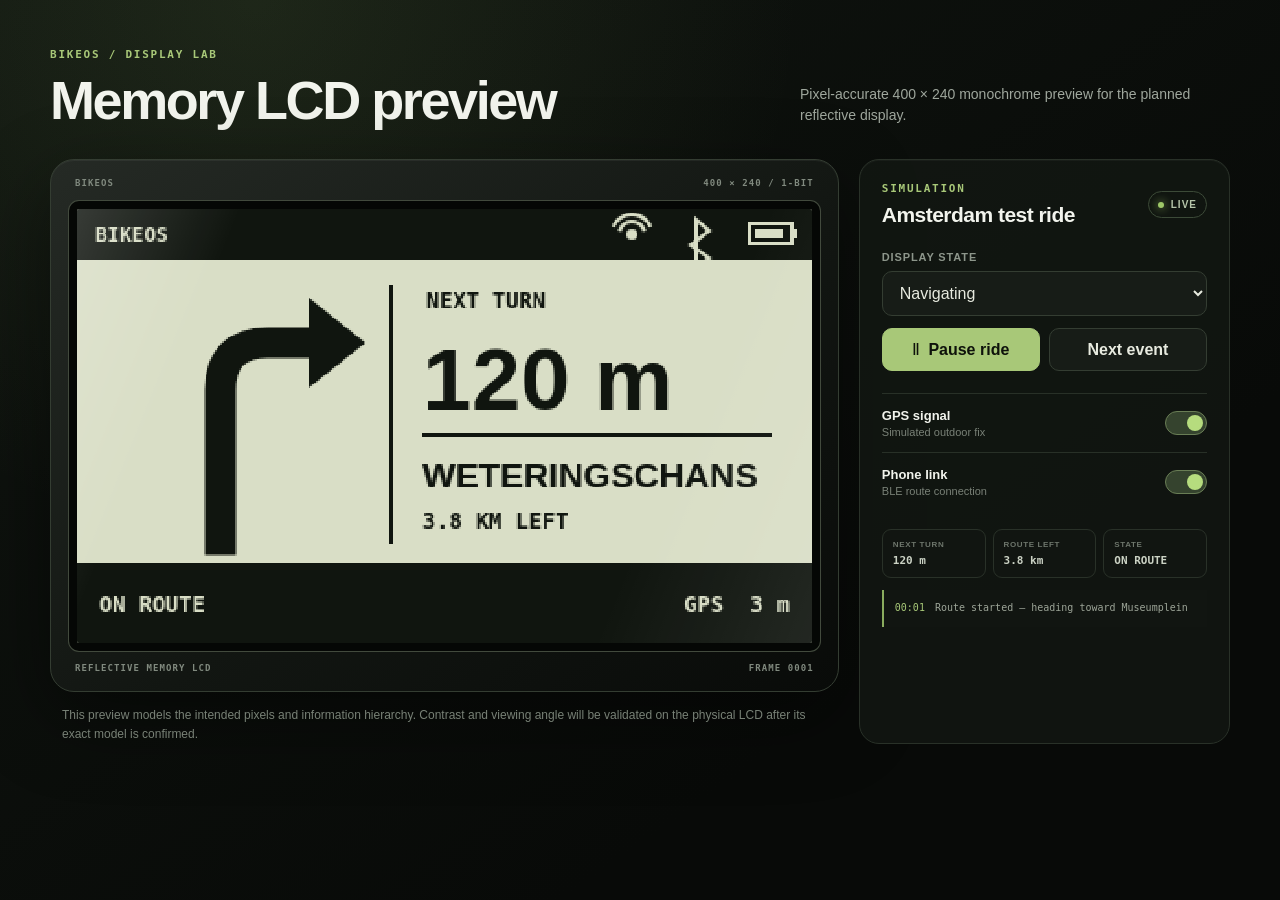
<file: simulator/index.html>
<!doctype html>
<html lang="en">
  <head>
    <meta charset="UTF-8" />
    <meta name="viewport" content="width=device-width, initial-scale=1.0" />
    <meta name="theme-color" content="#101410" />
    <title>BikeOS Display Simulator</title>
    <link rel="stylesheet" href="styles.css" />
  </head>
  <body>
    <main class="app-shell">
      <header class="intro">
        <div>
          <p class="eyebrow">BIKEOS / DISPLAY LAB</p>
          <h1>Memory LCD preview</h1>
        </div>
        <p class="intro-copy">
          Pixel-accurate 400 × 240 monochrome preview for the planned reflective display.
        </p>
      </header>

      <section class="workspace" aria-label="BikeOS display simulator">
        <div class="device-column">
          <div class="device">
            <div class="device-topline">
              <span>BIKEOS</span>
              <span>400 × 240 / 1-BIT</span>
            </div>
            <div class="screen-frame">
              <canvas
                id="screen"
                width="400"
                height="240"
                role="img"
                aria-label="Simulated BikeOS navigation display"
              ></canvas>
              <div class="screen-glare" aria-hidden="true"></div>
            </div>
            <div class="device-footer">
              <span>REFLECTIVE MEMORY LCD</span>
              <span id="frameStatus">FRAME 0000</span>
            </div>
          </div>

          <p class="hardware-note">
            This preview models the intended pixels and information hierarchy. Contrast and
            viewing angle will be validated on the physical LCD after its exact model is confirmed.
          </p>
        </div>

        <aside class="control-panel">
          <div class="panel-heading">
            <div>
              <p class="eyebrow">SIMULATION</p>
              <h2>Amsterdam test ride</h2>
            </div>
            <span class="live-pill"><i></i> LIVE</span>
          </div>

          <label class="field-label" for="stateSelect">Display state</label>
          <select id="stateSelect">
            <option value="startup">Startup</option>
            <option value="waiting-gps">Waiting for GPS</option>
            <option value="waiting-route">Waiting for route</option>
            <option value="navigating" selected>Navigating</option>
            <option value="off-route">Off route</option>
            <option value="rerouting">Rerouting</option>
            <option value="phone-disconnected">Phone disconnected</option>
            <option value="gps-unavailable">GPS unavailable</option>
            <option value="arrived">Destination reached</option>
            <option value="error">Error</option>
          </select>

          <div class="control-grid">
            <button id="playButton" class="primary-button" type="button">
              <span id="playIcon">Ⅱ</span>
              <span id="playLabel">Pause ride</span>
            </button>
            <button id="nextButton" type="button">Next event</button>
          </div>

          <div class="toggle-row">
            <div>
              <strong>GPS signal</strong>
              <span>Simulated outdoor fix</span>
            </div>
            <button id="gpsToggle" class="toggle is-on" type="button" aria-pressed="true">
              <span></span>
            </button>
          </div>

          <div class="toggle-row">
            <div>
              <strong>Phone link</strong>
              <span>BLE route connection</span>
            </div>
            <button id="bleToggle" class="toggle is-on" type="button" aria-pressed="true">
              <span></span>
            </button>
          </div>

          <div class="telemetry">
            <div><span>NEXT TURN</span><strong id="distanceReadout">120 m</strong></div>
            <div><span>ROUTE LEFT</span><strong id="routeReadout">3.8 km</strong></div>
            <div><span>STATE</span><strong id="stateReadout">ON ROUTE</strong></div>
          </div>

          <div class="event-log" aria-live="polite">
            <span class="event-time" id="eventTime">00:00</span>
            <span id="eventText">Route started — heading toward Museumplein</span>
          </div>
        </aside>
      </section>
    </main>

    <script src="app.js"></script>
  </body>
</html>
</file>
<file: simulator/styles.css>
:root {
  color-scheme: dark;
  font-family: Inter, ui-sans-serif, -apple-system, BlinkMacSystemFont, "Segoe UI", sans-serif;
  background: #0b0e0b;
  color: #f2f4ed;
  font-synthesis: none;
}

* {
  box-sizing: border-box;
}

body {
  min-width: 320px;
  min-height: 100vh;
  margin: 0;
  background:
    radial-gradient(circle at 20% 0%, rgba(122, 156, 86, 0.14), transparent 34rem),
    linear-gradient(145deg, #101510 0%, #080a08 72%);
}

button,
select {
  font: inherit;
}

button,
select,
.device {
  border: 1px solid #343d32;
}

.app-shell {
  width: min(1180px, calc(100% - 40px));
  margin: 0 auto;
  padding: 48px 0 56px;
}

.intro {
  display: flex;
  align-items: end;
  justify-content: space-between;
  gap: 32px;
  margin-bottom: 28px;
}

.eyebrow {
  margin: 0 0 8px;
  color: #a8c878;
  font-family: ui-monospace, SFMono-Regular, Menlo, monospace;
  font-size: 11px;
  font-weight: 800;
  letter-spacing: 0.16em;
}

h1,
h2,
p {
  margin-top: 0;
}

h1 {
  margin-bottom: 0;
  font-size: clamp(32px, 5vw, 54px);
  font-weight: 750;
  letter-spacing: -0.045em;
}

h2 {
  margin-bottom: 0;
  font-size: 21px;
  letter-spacing: -0.025em;
}

.intro-copy {
  width: min(430px, 45%);
  margin-bottom: 4px;
  color: #9fa79d;
  font-size: 14px;
  line-height: 1.55;
}

.workspace {
  display: grid;
  grid-template-columns: minmax(0, 1.7fr) minmax(300px, 0.8fr);
  gap: 20px;
}

.device-column,
.control-panel {
  min-width: 0;
}

.device {
  padding: 18px;
  border-radius: 24px;
  background: linear-gradient(145deg, #252a25 0%, #121612 56%, #090b09 100%);
  box-shadow: 0 26px 80px rgba(0, 0, 0, 0.44), inset 0 1px 0 rgba(255, 255, 255, 0.05);
}

.device-topline,
.device-footer {
  display: flex;
  justify-content: space-between;
  color: #818a7f;
  font-family: ui-monospace, SFMono-Regular, Menlo, monospace;
  font-size: 9px;
  font-weight: 700;
  letter-spacing: 0.12em;
}

.device-topline {
  padding: 0 6px 13px;
}

.device-footer {
  padding: 12px 6px 0;
}

.screen-frame {
  position: relative;
  overflow: hidden;
  width: 100%;
  aspect-ratio: 5 / 3;
  border: 8px solid #050705;
  border-radius: 10px;
  background: #dbe0c9;
  box-shadow: inset 0 0 28px rgba(38, 49, 26, 0.22), 0 0 0 1px #424a3d;
}

canvas {
  display: block;
  width: 100%;
  height: 100%;
  image-rendering: pixelated;
}

.screen-glare {
  position: absolute;
  inset: 0;
  pointer-events: none;
  background: linear-gradient(112deg, rgba(255, 255, 255, 0.16), transparent 18%, transparent 76%, rgba(255, 255, 255, 0.08));
  mix-blend-mode: screen;
}

.hardware-note {
  margin: 14px 12px 0;
  color: #788176;
  font-size: 12px;
  line-height: 1.55;
}

.control-panel {
  padding: 22px;
  border: 1px solid #293128;
  border-radius: 20px;
  background: rgba(18, 23, 18, 0.86);
  box-shadow: inset 0 1px 0 rgba(255, 255, 255, 0.035);
}

.panel-heading {
  display: flex;
  align-items: center;
  justify-content: space-between;
  gap: 16px;
  margin-bottom: 24px;
}

.live-pill {
  display: inline-flex;
  align-items: center;
  gap: 7px;
  padding: 7px 9px;
  border: 1px solid #3c4a38;
  border-radius: 999px;
  color: #b6c5aa;
  font-size: 10px;
  font-weight: 800;
  letter-spacing: 0.1em;
}

.live-pill i {
  width: 6px;
  height: 6px;
  border-radius: 50%;
  background: #9ec768;
  box-shadow: 0 0 10px #9ec768;
}

.field-label {
  display: block;
  margin-bottom: 8px;
  color: #8d968b;
  font-size: 11px;
  font-weight: 700;
  letter-spacing: 0.08em;
  text-transform: uppercase;
}

select,
button {
  color: #e7eadf;
  background: #171c17;
}

select {
  width: 100%;
  padding: 12px 13px;
  border-radius: 10px;
  outline: none;
}

select:focus,
button:focus-visible {
  border-color: #a8c878;
  outline: 2px solid rgba(168, 200, 120, 0.25);
  outline-offset: 2px;
}

.control-grid {
  display: grid;
  grid-template-columns: 1fr 1fr;
  gap: 9px;
  margin: 12px 0 22px;
}

button {
  min-height: 43px;
  padding: 10px 12px;
  border-radius: 10px;
  cursor: pointer;
  font-weight: 700;
}

button:hover {
  border-color: #596654;
  background: #1c231c;
}

.primary-button {
  display: inline-flex;
  align-items: center;
  justify-content: center;
  gap: 8px;
  color: #0e120b;
  border-color: #a8c878;
  background: #a8c878;
}

.primary-button:hover {
  border-color: #b9d78d;
  background: #b9d78d;
}

.toggle-row {
  display: flex;
  align-items: center;
  justify-content: space-between;
  gap: 20px;
  padding: 14px 0;
  border-top: 1px solid #283027;
}

.toggle-row strong,
.toggle-row span {
  display: block;
}

.toggle-row strong {
  margin-bottom: 3px;
  font-size: 13px;
}

.toggle-row div > span {
  color: #798177;
  font-size: 11px;
}

.toggle {
  position: relative;
  min-width: 42px;
  min-height: 24px;
  padding: 0;
  border-radius: 999px;
  background: #292f29;
}

.toggle span {
  position: absolute;
  top: 3px;
  left: 3px;
  width: 16px;
  height: 16px;
  border-radius: 50%;
  background: #858c83;
  transition: transform 160ms ease, background 160ms ease;
}

.toggle.is-on {
  border-color: #697d55;
  background: #35432e;
}

.toggle.is-on span {
  transform: translateX(18px);
  background: #b6dc7e;
}

.telemetry {
  display: grid;
  grid-template-columns: repeat(3, 1fr);
  gap: 7px;
  margin-top: 18px;
}

.telemetry div {
  min-width: 0;
  padding: 10px;
  border: 1px solid #293128;
  border-radius: 9px;
  background: #111511;
}

.telemetry span,
.telemetry strong {
  display: block;
  overflow: hidden;
  text-overflow: ellipsis;
  white-space: nowrap;
}

.telemetry span {
  margin-bottom: 5px;
  color: #6e766c;
  font-size: 8px;
  font-weight: 800;
  letter-spacing: 0.08em;
}

.telemetry strong {
  color: #cbd2c4;
  font-family: ui-monospace, SFMono-Regular, Menlo, monospace;
  font-size: 11px;
}

.event-log {
  display: grid;
  grid-template-columns: auto 1fr;
  gap: 10px;
  margin-top: 12px;
  padding: 11px;
  border-left: 2px solid #8aac5e;
  color: #9da598;
  background: #111511;
  font-family: ui-monospace, SFMono-Regular, Menlo, monospace;
  font-size: 10px;
  line-height: 1.45;
}

.event-time {
  color: #a8c878;
}

@media (max-width: 860px) {
  .intro {
    display: block;
  }

  .intro-copy {
    width: auto;
    margin-top: 16px;
  }

  .workspace {
    grid-template-columns: 1fr;
  }
}

@media (max-width: 520px) {
  .app-shell {
    width: min(100% - 20px, 1180px);
    padding-top: 28px;
  }

  .device {
    padding: 10px;
    border-radius: 16px;
  }

  .screen-frame {
    border-width: 5px;
  }

  .device-topline,
  .device-footer {
    font-size: 7px;
  }

  .control-panel {
    padding: 17px;
  }
}
</file>
